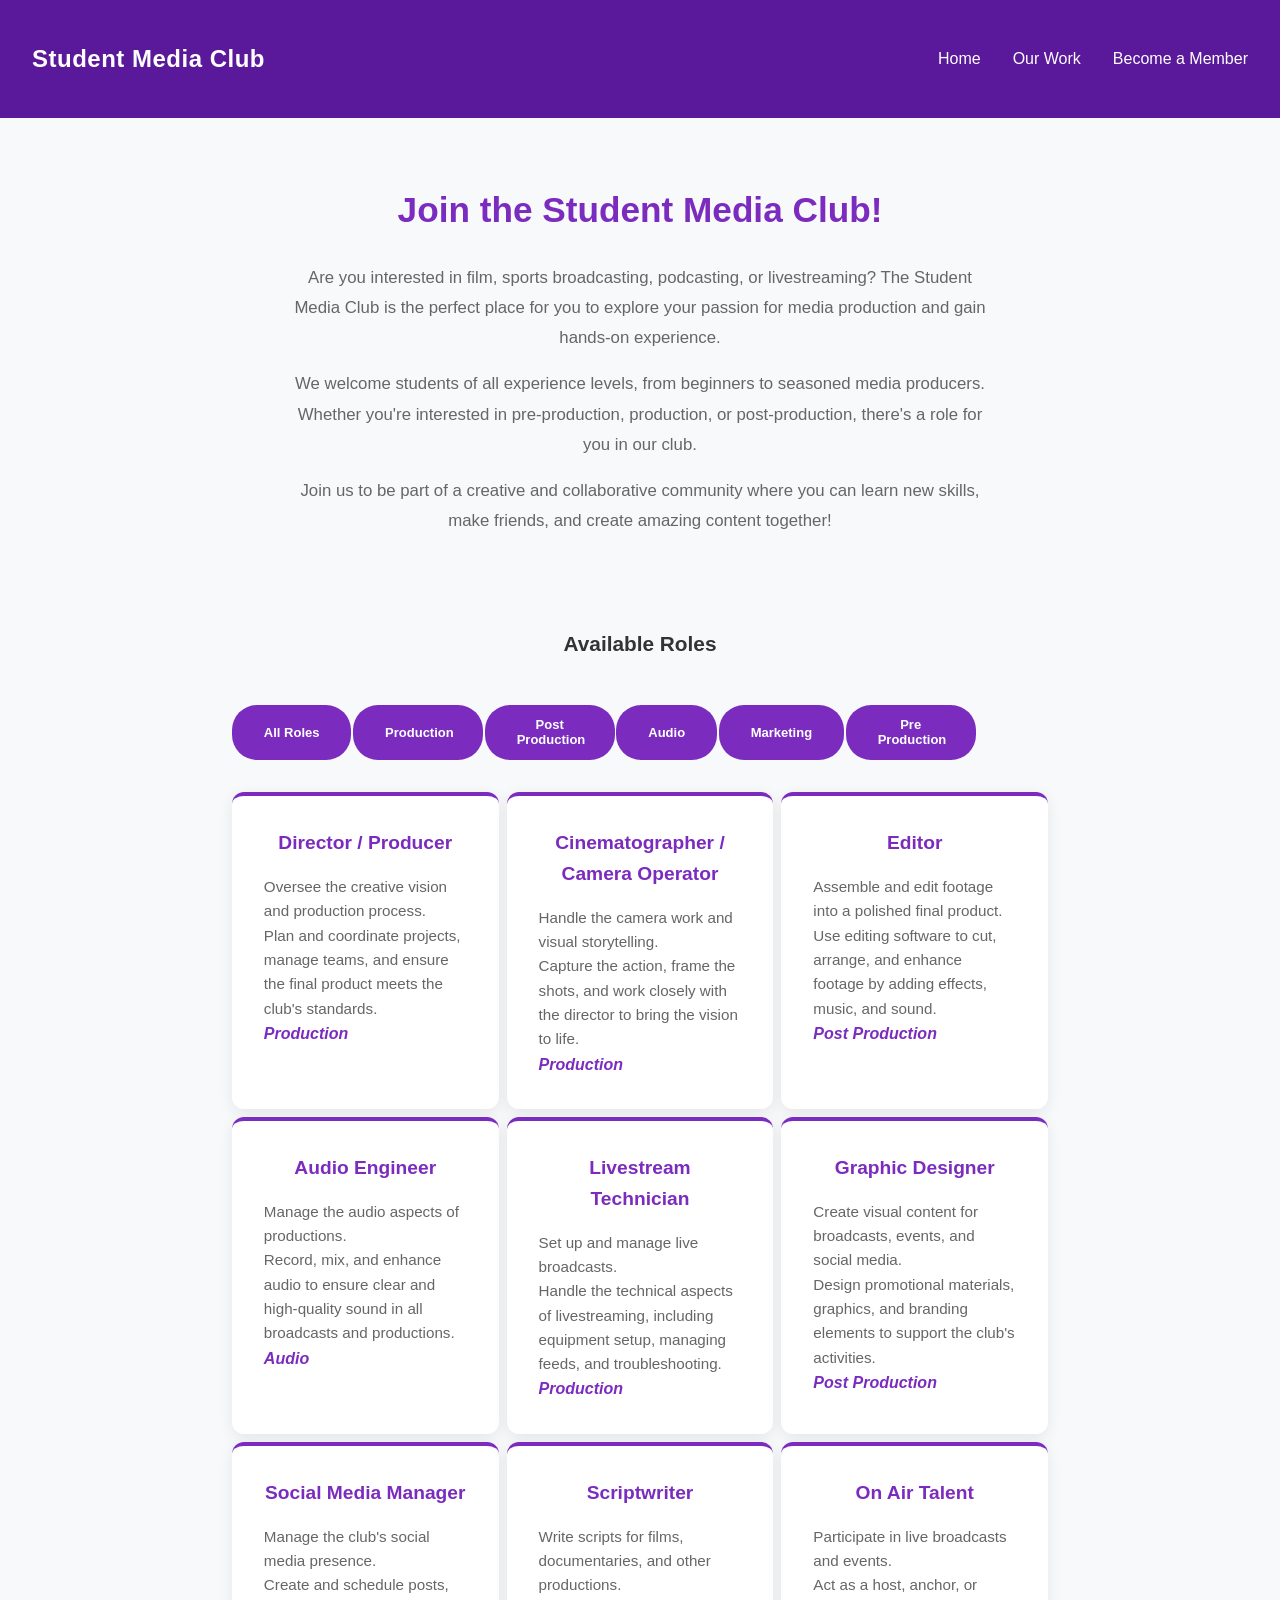
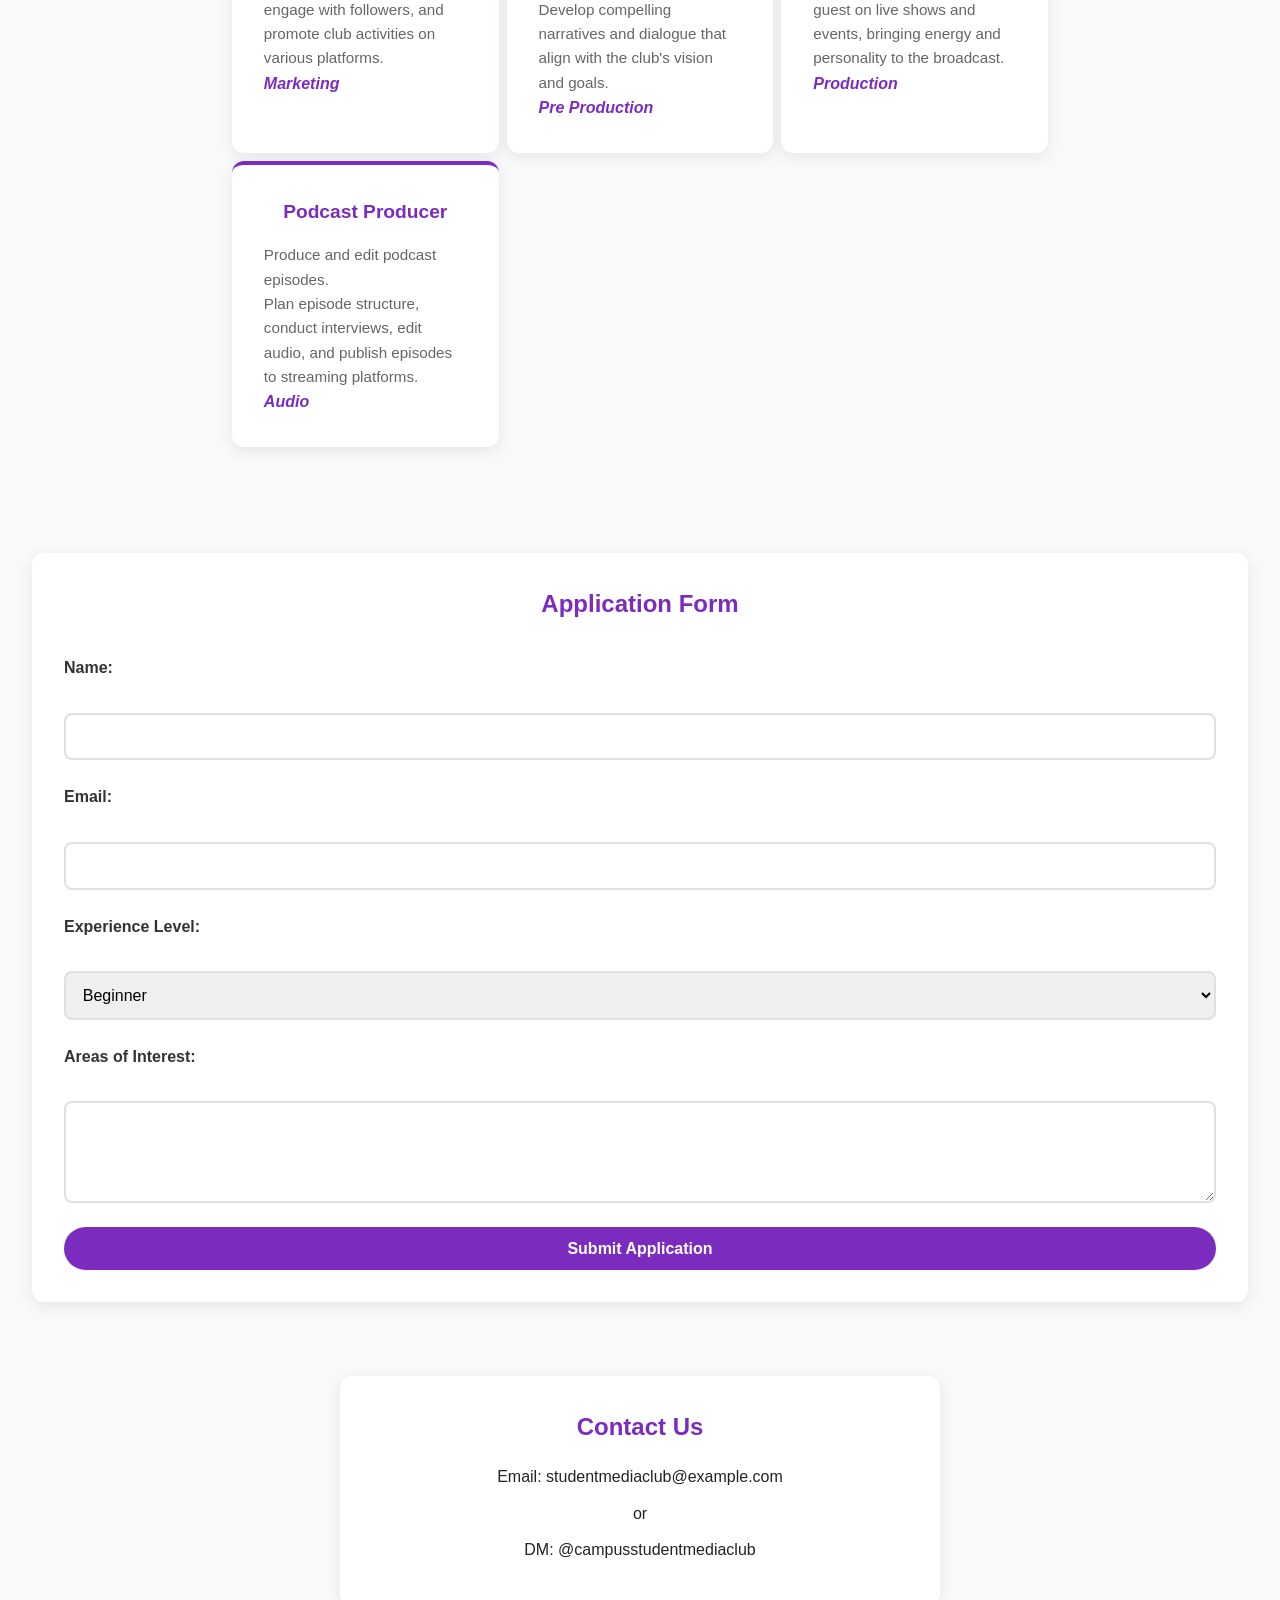
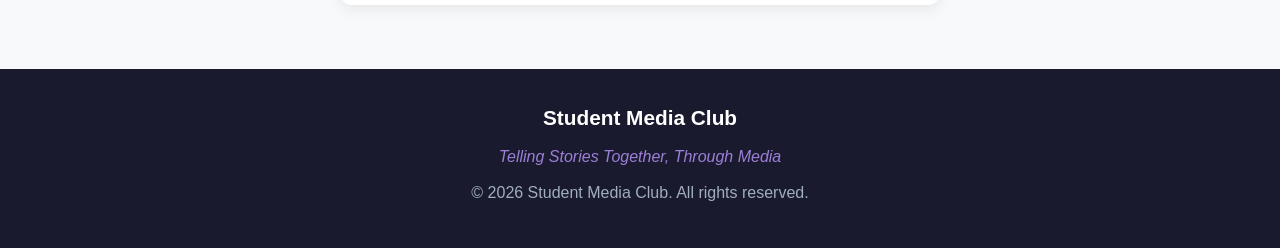
<file: recruitment.html>
<!--  AI was used, in part, to create this code. The code itself was made mostly by a human. 
All comments including this one were written by a human. -->
<!-- Form Page -->
<!DOCTYPE html>
<html lang="en-ca">

  <head>
    <meta name="viewport" content="width=device-width, initial-scale=1.0" charset="utf-8" />
    <title>Student Media Club Recruitment</title>
    <link rel="stylesheet" href="style.css" />
  </head>

  <body>
    <header>
      <div id="logo"><a href="home.html">Student Media Club</a></div>

      <!-- Hamburger Button -->
      <button class="hamburger" id="hamburger" aria-label="Toggle navigation" aria-expanded="false">
        <span class="bar"></span>
        <span class="bar"></span>
        <span class="bar"></span>
      </button>

      <nav id="nav-menu" class="nav-menu">
        <ul>
          <li><a href="home.html">Home</a></li>
          <li><a href="work.html">Our Work</a></li>
          <li><a href="recruitment.html">Become a Member</a></li>
        </ul>
      </nav>
    </header>

    <main>

      <!-- Recruitment Section -->
      <section class="recruitment">
        <h2>Join the Student Media Club!</h2>
        <p>Are you interested in film, sports broadcasting, podcasting, or livestreaming? 
          The Student Media Club is the perfect place for you to explore your passion for media production and gain hands-on experience.</p>
        <p>We welcome students of all experience levels, from beginners to seasoned media producers. 
          Whether you're interested in pre-production, production, or post-production, there's a role for you in our club.</p>
        <p>Join us to be part of a creative and collaborative community where you can learn new skills, make friends, and create amazing content together!</p>
        </section>  

        <section class="roles-section">
          <h3>Available Roles</h3>
          <div class="role-cards">
            <div class="role-filter-btns"id="role-filters"></div>
            <div id="dynamic-roles" class="available-roles"></div>
          </div>
        </section>

        <section class="application-form">
        <h3>Application Form</h3>
        <form id="application-form" action="submit_application.html" method="post">
          <label for="name">Name:</label>
          <input type="text" id="name" name="name" required />

          <label for="email">Email:</label>
          <input type="email" id="email" name="email" required />

          <label for="experience">Experience Level:</label>
          <select id="experience" name="experience">
            <option value="beginner">Beginner</option>
            <option value="intermediate">Intermediate</option>
            <option value="advanced">Advanced</option>
          </select>

          <label for="interests">Areas of Interest:</label>
          <textarea id="interests" name="interests" rows="4"></textarea>

          <button type="submit">Submit Application</button>
        </form>
      </section>

        <!-- Contact Information -->
      <section class="contact">
        <div class="contact-info">
          <h3>Contact Us</h3>
          <p>Email: studentmediaclub@example.com</p><p>or</p><p>DM: @campusstudentmediaclub</p>
        </div>
      </section>
    </main>

    <footer>
      <h3 class="logo">Student Media Club</h3>
      <p class="footer-text">Telling Stories Together, Through Media</p>
      <p>&copy; 2026 Student Media Club. All rights reserved.</p>
    </footer>
        <!-- Back to Top -->
    <button id="back-to-top">&#8593;</button>
    <script src="script.js"></script>
  </body>
</html>
</file>
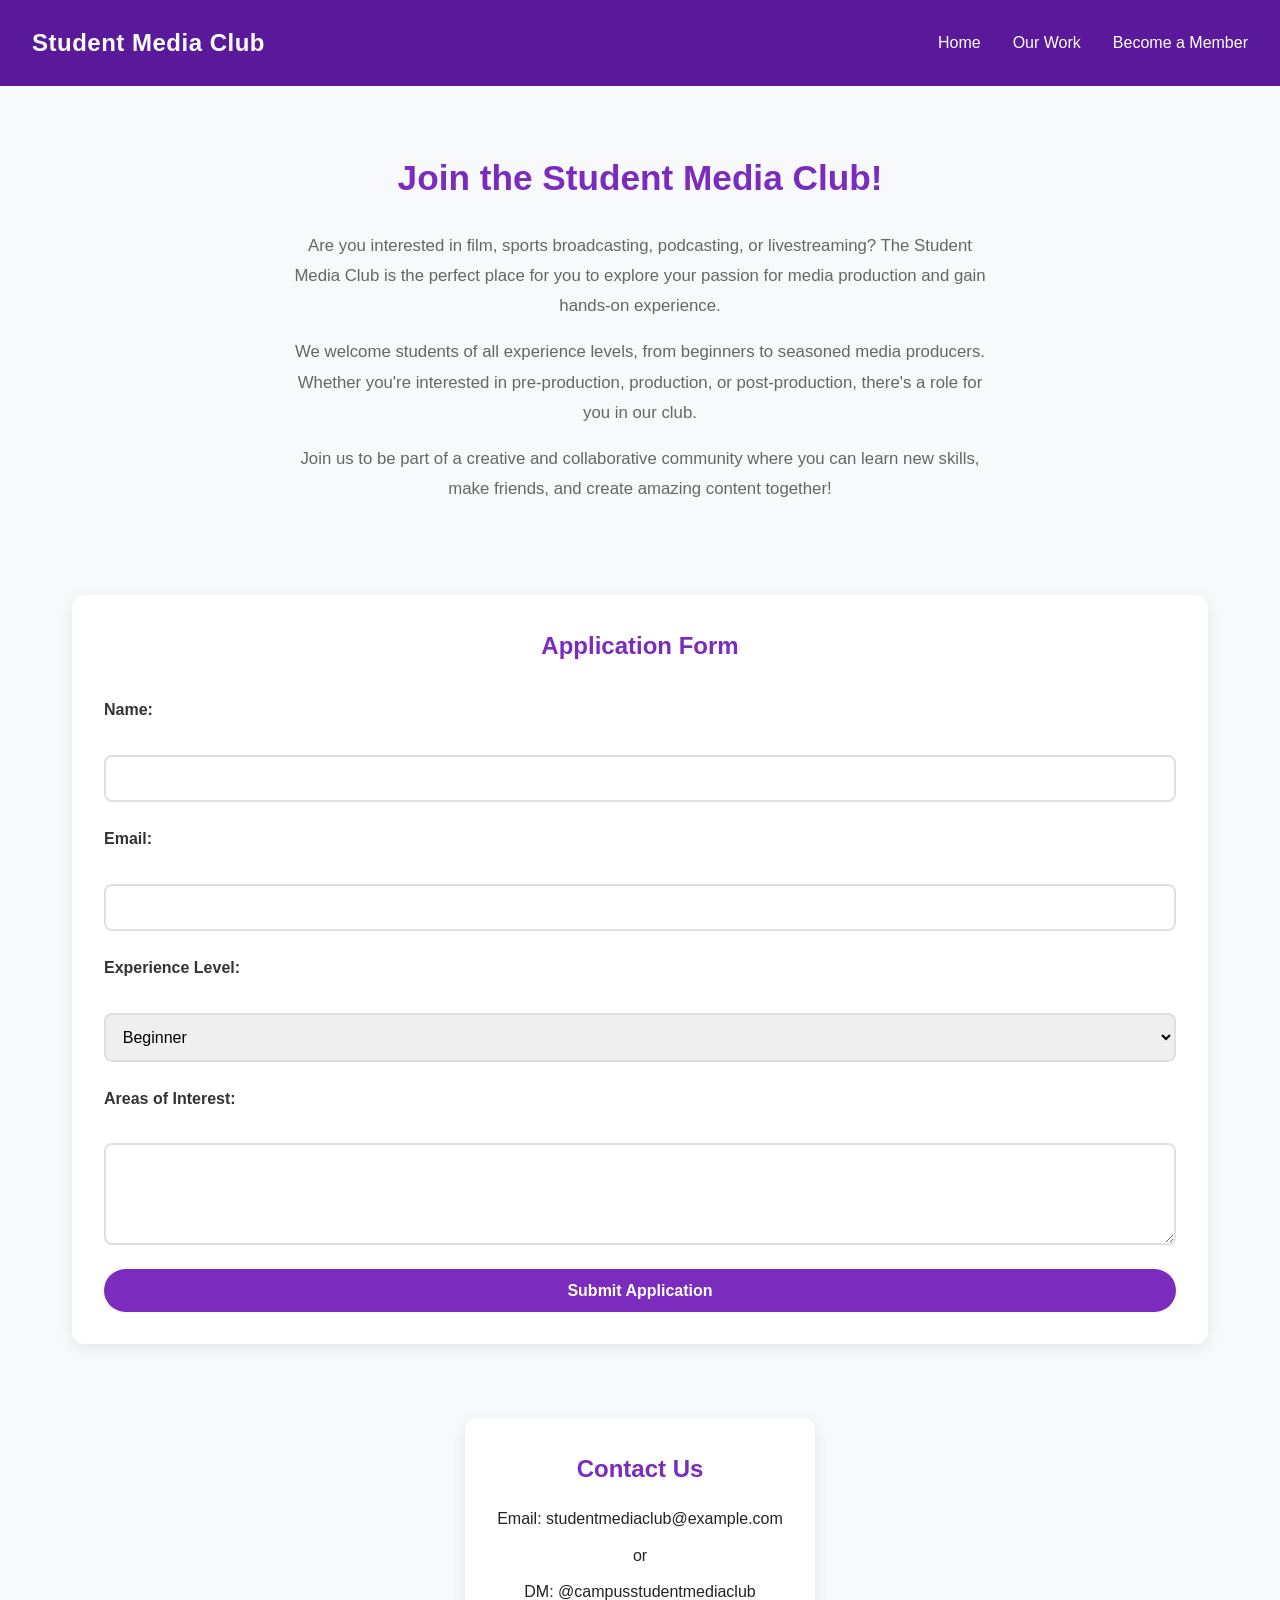
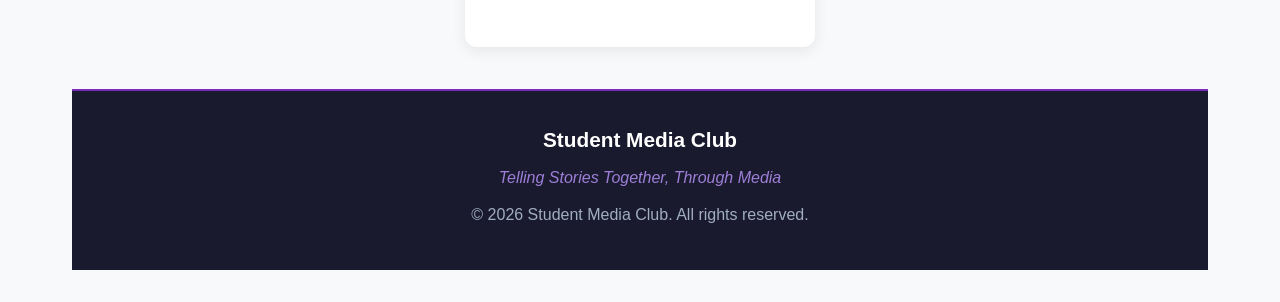
<file: folder/recruitment.html>
<!-- Form Page -->
<!DOCTYPE html>
<html lang="en-ca">

  <head>
    <meta charset="utf-8" />
    <title>Student Media Club Recruitment</title>
    <link rel="stylesheet" href="style.css" />
  </head>

  <body>
    <header>
      <div id="logo"><a href="home.html">Student Media Club</a></div>
      <nav>
        <ul>
          <li><a href="home.html">Home</a></li>
          <li><a href="work.html">Our Work</a></li>
          <li><a href="recruitment.html">Become a Member</a></li>
        </ul>
      </nav>
    </header>

    <main>

      <!-- Recruitment Section -->
      <section class="recruitment">
        <h2>Join the Student Media Club!</h2>
        <p>Are you interested in film, sports broadcasting, podcasting, or livestreaming? 
          The Student Media Club is the perfect place for you to explore your passion for media production and gain hands-on experience.</p>
        <p>We welcome students of all experience levels, from beginners to seasoned media producers. 
          Whether you're interested in pre-production, production, or post-production, there's a role for you in our club.</p>
        <p>Join us to be part of a creative and collaborative community where you can learn new skills, make friends, and create amazing content together!</p>
        </section>  

        <section class="application form">
        <h3>Application Form</h3>
        <form action="submit_application.html" method="post">
          <label for="name">Name:</label>
          <input type="text" id="name" name="name" required />

          <label for="email">Email:</label>
          <input type="email" id="email" name="email" required />

          <label for="experience">Experience Level:</label>
          <select id="experience" name="experience">
            <option value="beginner">Beginner</option>
            <option value="intermediate">Intermediate</option>
            <option value="advanced">Advanced</option>
          </select>

          <label for="interests">Areas of Interest:</label>
          <textarea id="interests" name="interests" rows="4"></textarea>

          <button type="submit">Submit Application</button>
        </form>
      </section>

        <!-- Contact Information -->
        <section class="contact">
        <div class="contact-info">
          <h3>Contact Us</h3>
          <p>Email: studentmediaclub@example.com</p><p>or</p><p>DM: @campusstudentmediaclub</p>
        </div>
      </section>

    <footer>
      <h3 class="logo">Student Media Club</h3>
      <p class="footer-text">Telling Stories Together, Through Media</p>
      <p>&copy; 2026 Student Media Club. All rights reserved.</p>
    </footer>

    </main>
  </body>
</html>
</file>
<file: style.css>
/* AI was used, in part, to create this code. The code itself was made mostly by a human. 
A human wrote this comment, but some comments were written by and/or with the help of AI*/
/* ================================================
  GLOBAL STYLES & RESET
  ================================================ */

* {
  margin: 0;
  padding: 0;
  box-sizing: border-box;
}

html {
  scroll-behavior: smooth;
  width: auto;
}

body {
  font-family: "Segoe UI", "Roboto", "Oxygen", "Ubuntu", "Cantarell", sans-serif;
  line-height: 1.6;
  color: #333;
  background-color: #f8f9fa;
  width: 100%;
  border-width: 100%;
  display: flex;
  flex-direction: column;
}

/* ================================================
  HEADER & NAVIGATION
  ================================================ */

header {
  position: sticky;
  top: 0;
  background: #5a189a;
  color: white;
  padding: 2.5rem 2rem;
  display: flex;
  justify-content: space-between;
  align-items: center;
  z-index: 1000;
}

#logo {
  font-size: 1.5rem;
  font-weight: 700;
  letter-spacing: 0.5px;
}

#logo a {
  color: white;
  text-decoration: none;
  transition: opacity 0.3s ease;
}

#logo a:hover {
  opacity: 0.8;
}

header nav ul {
  list-style: none;
  display: flex;
  gap: 2rem;
}

header nav a {
  color: white;
  text-decoration: none;
  transition: opacity 0.3s ease;
  position: relative;
}

header nav a:hover {
  opacity: 0.8;
}

header nav a::after {
  content: '';
  position: absolute;
  bottom: -8px;
  left: 0;
  width: 0;
  height: 2px;
  background-color: white;
  transition: width 0.3s ease;
}

header nav a:hover::after {
  width: 100%;
}

.hamburger { 
  display: none;
  flex-direction: column;
  gap: 5px;
  background: none;
  border: none;
  cursor: pointer;
  padding: 0.5rem;
}

.bar {
  display: block;
  width: 30px;
  height: 3px;
  background-color: white;
  border-radius: 3px;
  transition: all 0.3s ease;
}

.tab {
  display: none;
}

.tab.active {
  display: block;
}

.tab-button:hover {
  transform: scale(1.05);
  border-top: #b799d1;
}

/* ================================================
  MAIN CONTENT & LAYOUT
  ================================================ */

main {
  max-width: 1280px;
  margin: 0 auto;
  padding: 2rem;
  width: 100%;
  display: flex;
  flex-direction: column;
  gap: 10px;
  flex: 1;
  flex-grow: 1;
}

section {
  margin: 0;
  padding: 0;
}

h1 {
  font-size: 2.8rem;
  margin-bottom: 1rem;
  color: #000000;
  text-align: center;
}

h2 {
  font-size: 2.2rem;
  margin-bottom: 1rem;
  color: #2d1b4e;
}

h3 {
  font-size: 1.3rem;
  color: #333;
  margin-bottom: 0.8rem;
}

p {
  color: #232323;
  line-height: 1.8;
}

a {
  color: white;
}

/* ================================================
  HERO / WELCOME SECTION
    ================================================ */

.welcome {
  display: grid;
  grid-template-columns: 1.5fr;
  align-items: center;
  justify-content: left;
  gap: 3rem;
  width: 100%;
  min-height: 70vh;
  background: white;
  padding: 2rem;
  border-radius: 1.5rem;
}

.welcome-text {
  text-align: left;
}

.welcome-text h2 {
  font-size: 3rem;
  margin-bottom: 1.5rem;
  color: #000000;
}

.welcome-text p {
  font-size: 1.1rem;
  margin-bottom: 1.5rem;
  line-height: 1.8;
}

.buttons {
  display: flex;
  row-gap: 1rem;
  column-gap: 0.6rem;
  margin-bottom: 2rem;
  flex-wrap: wrap;
}

.button,
button {
  padding: 0.8rem 2rem;
  border: none;
  border-radius: 25px;
  font-size: 1rem;
  font-weight: 600;
  color: white;
  background: #7b2cbf;
  cursor: pointer;
  transition: all 0.3s ease;
  flex-wrap: wrap;
}


  .buttons button a {
  color: white;
  text-decoration: none;
  font-size: clamp(0.5rem, 1rem, 1.5rem);
}

button:hover {
  transform: scale(1.05);
}

button a:hover{
  color: #b799d1;
}

.little_infos {
  display: inline-block;
  width: 100%;
}

.little_info {
  /* display: inline-block; */
  width: auto;
  background: #f0ebf8;
  color: #7b2cbf;
  padding: 0.5rem 1rem;
  border-radius: 20px;
  font-size: 0.9rem;
  font-weight: 600;
  margin-bottom: 1.5rem;
  width: 100%;
  max-width: 250px;
}

.image_container {
  display: flex;
  flex-direction: column;
  justify-content: center;
  align-items: center;
}

.image_container img {
  width: 100%;
  max-width: 1000px;
  border-radius: 1.5rem;
  object-fit: cover;
}

.caption {
  display: flex;
  flex-wrap: wrap;
  justify-content: center;
  text-align: center;
  margin-top: 1.5rem;
  color: #7b2cbf;
  font-weight: 600;
  font-size: 0.95rem;
}

.quote-section {
  display: flex;
  flex-direction: column;
  background: #f0ebf8;
  padding: 2rem;
  border-radius: 12px;
  margin: 2rem 0;
}

.quote-display {
  font-style: italic;
}

.tabs {
  display: flex;
  flex-direction: column;
  width: 100%;
  align-items: center;
  padding-top: 2rem;
  background: white;
  border-radius: 1.5rem;
}

.tab-content {
  width: 100%;
}

/* ================================================
  CARDS & GRIDS
  ================================================ */

.cards {
  list-style: none;
  gap: 2rem;
  margin: 2rem 0;
  padding: 0;
}

.cards li {
  background: white;
  border-radius: 12px;
  padding: 2rem;
  box-shadow: 0 4px 15px rgba(0, 0, 0, 0.08);
  transition: all 0.3s ease;
  border: none;
  border-top: 4px solid #7b2cbf;
}

.cards li:hover {
  transform: translateY(-8px);
  box-shadow: 0 8px 25px rgba(123, 44, 191, 0.15);
}

.cards li h3 {
  color: #7b2cbf;
  margin-bottom: 1rem;
  font-size: 1.2rem;
  text-align: center;
}

.cards li p {
  color: #666;
  font-size: 0.95rem;
  line-height: 1.6;
}

/* ================================================
  WHAT WE DO - FIND YOUR ROLE
  ================================================ */

.what-we-do {
  text-align: center;
  padding: 2rem 0;
}

.find-your-role {
  text-align: center;
  padding: 2rem 0;
}

.what-we-do .cards {
  display: grid;
  grid-template-columns: repeat(2, 1fr);
}

.find-your-role .cards {
  display: grid;
  grid-template-columns: repeat(3, 1fr);
}

/* ================================================
  W-W-D - F-Y-R - B-F SECTION
  ================================================ */
.what-we-do h2,
.find-your-role h2 {
  text-align: center;
  padding: 1rem;
}


/* ================================================
  BEGINNER FRIENDLY SECTION
  ================================================ */

.beginner-friendly {
  background: linear-gradient(150deg, #7b2cbf 0%, #5a189a 100%);
  color: white;
  padding: 3rem 2rem;
  border-radius: 16px;
  text-align: center;
  margin: 2rem 0;
}

.beginner-friendly h2 {
  color: white;
  font-size: 2.2rem;
  margin-bottom: 1rem;
}

.beginner-friendly p {
  color: rgba(255, 255, 255, 0.9);
  max-width: 900px;
  margin: 0 auto 2rem;
  font-size: 1.05rem;
}

.look-here {
  background: rgba(255, 255, 255, 0.1);
  padding: 2rem;
  border-radius: 12px;
  margin: 1rem 0;
  display: inline-block;
  min-width: 200px;
  backdrop-filter: blur(10px);
}

.look-here p,
[class*="look here"] p {
  color: rgba(255, 255, 255, 0.9);
  margin: 0.5rem 0 0 0;
  font-size: 0.95rem;
}

.note {
    font-size:xx-large;
    font-weight: 700;
}

/* ================================================
  TESTIMONIALS / MEMBER REVIEWS
  ================================================ */

.testimonials {
  display: flex;
  flex-direction: column;
  align-items: center;
  padding: 2rem;
  background-color: #f0ebf8;
  border-radius: 1.5rem;
}

.cards ul.testimonials {
  list-style: none;
  display: grid;
  grid-column: auto;
  grid-template-rows: repeat(3, 1fr);
}

.cards li.testimonials {
  list-style: none;
  padding: 2rem;
  display: grid;
  flex-direction: column;
}

.testimonial-content {
  list-style: none;
  flex: 1;
  margin-bottom: 1rem;
}

.testimonial-text {
  color: #666;
  font-size: 0.95rem;
  line-height: 1.6;
  margin-bottom: 1.5rem;
}

.member-name {
  font-weight: 700;
  color: #333;
  margin: 0;
}

.member-title {
  color: #7b2cbf;
  font-size: 0.98rem;
  margin: 0;
}

/* ================================================
  GALLERY
  ================================================ */

.gallery {
  margin: 3rem 0;
}

.gallery h2 {
  text-align: center;
  margin-bottom: 2rem;
}

.image-grid {
  display: grid;
  grid-template-columns: repeat(auto-fit, minmax(250px, 1fr));
  gap: 1.5rem;
}

.image-grid img {
  width: 100%;
  height: 250px;
  object-fit: cover;
  border-radius: 12px;
  transition: all 0.3s ease;
  cursor: pointer;
}

.image-grid img:hover {
  transform: scale(1.05);
  box-shadow: 0 8px 25px rgba(123, 44, 191, 0.15);
}

/* ================================================
  PROJECTS
  ================================================ */

.project {
  margin: 2rem 0;
  padding: 2rem;
  background: white;
  border-radius: 12px;
  box-shadow: 0 4px 15px rgba(0, 0, 0, 0.08);
}

.project h3 {
  color: #7b2cbf;
  font-size: 1.5rem;
  margin-bottom: 1rem;
}

.project p {
  margin-bottom: 1.5rem;
  line-height: 1.8;
}

.project .image-grid {
  margin-top: 1.5rem;
}

/* ================================================
  JOIN US SECTION
  ================================================ */

.join-us{
  background: linear-gradient(135deg, #7b2cbf 0%, #5a189a 100%);
  color: white;
  padding: 3rem 2rem;
  border-radius: 16px;
  text-align: center;
  margin: 2rem 0;
  display: flex;
  flex-direction: column;
  justify-content: center;
  align-items: center;
}

.join-prompt {
  align-items: center;
  gap: 20px;
}

.join-us h2 {
  color: white;
  font-size: 2rem;
  margin-bottom: 1rem;
}

.join-us p {
  color: rgba(255, 255, 255, 0.9);
  margin-bottom: 1.5rem;
}

.join-us button {
  margin-top: 1rem;
}

/* ================================================
  RECRUITMENT/FORM PAGES
  ================================================ */

.recruitment {
  text-align: center;
  padding: 2rem 0;
}

.recruitment h2 {
  color: #7b2cbf;
  font-size: 2.2rem;
  margin-bottom: 1.5rem;
}

.recruitment p {
  color: #666;
  max-width: 700px;
  margin: 1rem auto;
  font-size: 1.05rem;
  line-height: 1.8;
}

.roles-section {
  display: flex;
  flex-direction: column;
  align-items: center;
  gap: 2rem;
  margin: 2rem 0;
}

.role-filter-btns {
  display: flex;
  flex: 1;
  flex-direction: row;
  gap: 0.1rem;
  width: 100%;
  max-width: 760px;
}

.filter-btn {
  width: auto;
  max-width: 130px;
  font-size: small;
}

.filter-btn:hover {
  transform: scale(1.05);
}

.available-roles .cards {
  display: grid;
  grid-template-columns: repeat(auto-fit, minmax(250px, 1fr));
  gap: 0.5rem;
}

.role-badge {
  font-style: italic;
  color: #7b2cbf;
  font-weight: 600;
}

.application-form {
  background: white;
  padding: 2rem;
  border-radius: 12px;
  box-shadow: 0 4px 15px rgba(0, 0, 0, 0.08);
  width: 100%;
  max-width: 800;
  margin: 2rem auto;
}

.application-form h3 {
  color: #7b2cbf;
  font-size: 1.5rem;
  text-align: center;
  margin-bottom: 2rem;
}

form {
  display: flex;
  flex-direction: column;
  gap: 1.5rem;
}

label {
  display: block;
  font-weight: 600;
  color: #333;
  margin-bottom: 0.5rem;
  text-align: left;
}

input,
select,
textarea {
  width: 100%;
  padding: 0.8rem;
  border: 2px solid #e0e0e0;
  border-radius: 8px;
  font-size: 1rem;
  font-family: inherit;
  transition: border-color 0.3s ease;
}

input:focus,
select:focus,
textarea:focus {
  border-color: #7b2cbf;
  outline: none;
}

form button {
  background: #7b2cbf;
  padding: 0.8rem 2rem;
}

form button:hover {
  background: #5a189a;
}
.error-field {
  border: 2px solid #dc2626;
  border-radius: 8px;
}

.error-message {
  display: block;
  color: #dc2626;
  font-size: 0.875rem;
  margin-top: 0.25rem;
}

/* ================================================
  CONTACT SECTION
  ================================================ */

.contact {
  background: white;
  padding: 2rem;
  border-radius: 12px;
  box-shadow: 0 4px 15px rgba(0, 0, 0, 0.08);
  text-align: center;
  width: 100%;
  max-width: 600px;
  margin: 2rem auto;
}

.contact h3 {
  color: #7b2cbf;
  font-size: 1.5rem;
  margin-bottom: 1rem;
}

.contact-info p {
  margin: 0.5rem 0;
}

.contact-info a {
  color: #7b2cbf;
  text-decoration: none;
  font-weight: 600;
  transition: opacity 0.3s ease;
}

.contact-info a:hover {
  opacity: 0.7;
}

/* ================================================
  FOOTER
  ================================================ */

footer {
  background-color: #1a1a2e;
  color: #a0aec0;
  padding: 2rem;
  text-align: center;
  margin-top: auto;
  border-top: auto;
}

footer .logo {
  font-size: 1.3rem;
  font-weight: 700;
  color: white;
  margin-bottom: 0.5rem;
}

footer .footer-text {
  color: #9d7fd8;
  margin-bottom: 0.5rem;
  font-style: italic;
}

footer p {
  color: #a0aec0;
  margin: 0.5rem 0;
}

footer a {
  color: #9d7fd8;
  text-decoration: none;
  transition: color 0.3s ease;
}

footer a:hover {
  color: #b799d1;
}

/* ================================================
  BACK TO TOP BUTTON
  ================================================ */

#back-to-top {
  position: fixed;
  bottom: 2rem;
  right: 2rem;
  background: #7b2cbf;
  color: white;
  width: 50px;
  height: 50px;
  font-size: 1.3rem;
  cursor: pointer;
  opacity: 0;
  visibility: hidden;
  transition: opacity 0.3s ease, visibility 0.3s ease;
  z-index: 999;
}

#back-to-top.visible {
  opacity: 1;
  visibility: visible;
}

#back-to-top:hover {
    transform: scale(1.02);
}

/* ================================================
    RESPONSIVE DESIGN
   ================================================ */

/* AI-assisted: Used VSCode GitHub Copilot to help with
  how to format responsive design for this code */

/* ================================================
  Desktop & Large Screens
   ================================================ */

@media (max-width: 1024px) {
  main {
    padding: 1.5rem;
    gap: 2.5rem;
  }

  .welcome-section {
    flex-direction: column;
    gap: 2rem;
  }

  .welcome-text h2 {
    font-size: 2.2rem;
  }

  h1 {
    font-size: 2.2rem;
  }

  h2 {
    font-size: 1.8rem;
  }
}

/* ================================================
  Tablet & Mobile Styles
   ================================================ */

@media (max-width: 768px) {
  header {
    flex-wrap: wrap;
    flex-direction: row;
    gap: 1.5rem;
    padding: 1.5rem;
  }

  header nav {
  display: flex;
  flex-direction: column;
  align-items: flex-end;
  width: 100%;
  }

  header nav ul {
    gap: 1rem;
    justify-content: center;
  }

  header nav li {
    background-color: #7b2cbf;
    border-radius: 1rem;
    padding: 0.25rem 0.5rem;
  }

  .hamburger {
    display: flex;
  }

  
  .nav-menu {
    display: none;
    gap: 1rem;
    width: 100%;
    padding: 1rem 0;
  }

  .nav-menu.open {
    display: flex;
    flex-direction: column;
    align-items: center;
  }

  main {
    padding: 1rem;
    gap: 2rem;
  }

  .welcome {
    display: grid;;
    grid-template-columns: 1fr;
    text-align: center;
  }

  .welcome-section {
    order: 2;
    flex-direction: column;
    gap: 2rem;
  }

  .image_container {
    order: 1;
  }

  #image {
    width: 100%;
    max-width: 768px;
    margin: 0 auto;
  }

  .welcome-section {
    display: flex;
    align-items: center;
    gap: 1rem;
  }

  .welcome-text h2 {
    font-size: 2rem;
  }

  .buttons {
    flex-wrap: nowrap;
    flex-direction: row;
  }

  .buttons button {
    width: 100%;
  }

  h1 {
    font-size: 1.8rem;
  }

  h2 {
    font-size: 1.5rem;
  }

  .image-grid {
    grid-template-columns: repeat(auto-fit, minmax(250px, 1fr));
    gap: 1rem;
  }

  .image-grid img {
    height: 200px;
  }

  .beginner-friendly,
  .join-us{
    padding: 2rem 1rem;
  }

  .look-here {
    display: block;
    margin: 1rem 0;
  }

  .little_infos {
    display: flex;
    flex-direction: row;
  }

  .little_info {
    display: inline-block;
    margin-bottom: 0rem;
    margin-right: 0;
  }

  .application-form {
    padding: 1.5rem;
    margin: 1.5rem auto;
  }

  .contact {
    padding: 1.5rem;
  }

  footer {
    padding: 1.5rem;
  }

  .cards .ul {
    display: grid;
    grid-template-columns: repeat(3, 1fr);
  }
}

/* ================================================
    Phones & Small Screens
   ================================================ */

@media (max-width: 480px) {
  header {
    flex-wrap: wrap;
    padding: 0.8rem;
  }

  #logo {
    font-size: 1.2rem;
  }

  header nav ul {
    gap: 0.8rem;
    font-size: 0.9rem;
  }

  main {
    padding: 0.8rem;
    gap: 1.5rem;
  }

  h1 {
    font-size: 1.5rem;
  }

  h2 {
    font-size: 1.2rem;
  }

  h3 {
    font-size: 1.1rem;
  }

  .welcome {
    padding: 1rem;
  }

  .welcome-section {
    gap: 0.5rem;
  }

  .welcome-text h2 {
    font-size: 1.8rem;
  }

  p {
    font-size: 0.95rem;
  }

  .cards li {
    padding: 1.5rem;
  }

  .buttons {
    width: auto;
    margin-bottom: 0.5rem;
  }

  .buttons button {
    padding: 0.5rem 1.5rem;
    font-size: 0.8rem;
  }

  .little_infos {
    display: flex;
    flex-direction: column;
    gap: 0.5rem;
    align-items: center;
  }

  .little_info {
    width: 100%;
    max-width: auto;
  }

  .quote-section {
    margin-top: 0.5rem;
  }

  .beginner-friendly,
  .join-us{
    padding: 1.5rem 1rem;
  }

  .tab-buttons {
    display: flex;
    flex-direction: column;
    gap: 0.25rem;
  }

  .tab-button {
    padding: 0.5rem 2rem;
  }

  .what-we-do .cards, 
  .find-your-role .cards, 
  .beginner-friendly {
    display: flex;
    flex-direction: column;
  }

  .image-grid {
    grid-template-columns: 1fr;
  }

  .role-cards {
    width: 100%;
    align-items: center;
  }

  .role-filter-btns {
    display: grid;
    grid-template-columns: repeat(3, 1fr);
    align-items: center;
    justify-items: center;
    gap: 0.25rem;
    font-weight: 100;
  }

  form {
    gap: 1rem;
  }

  input,
  select,
  textarea {
    padding: 0.7rem;
    font-size: 0.95rem;
  }

  .project {
    padding: 1.5rem;
  }
}
</file>
<file: folder/style.css>
/* AI was used, in part, to create this code. The code itself was made mostly by a human. 
A human wrote this comment, but some comments were written by and/or with the help of AI*/
/* ================================================
   GLOBAL STYLES & RESET
   ================================================ */

* {
  margin: 0;
  padding: 0;
  box-sizing: border-box;
}

html {
  scroll-behavior: smooth;
}

body {
  font-family: 'Segoe UI', Roboto, Oxygen, Ubuntu, Cantarell, sans-serif;
  line-height: 1.6;
  color: #333;
  background-color: #f8f9fa;
}

/* ================================================
   HEADER & NAVIGATION
   ================================================ */

header {
  background: #5a189a;
  color: white;
  padding: 1.5rem 2rem;
  display: flex;
  justify-content: space-between;
  align-items: center;
}

#logo {
  font-size: 1.5rem;
  font-weight: 700;
  letter-spacing: 0.5px;
}

#logo a {
  color: white;
  text-decoration: none;
  transition: opacity 0.3s ease;
}

#logo a:hover {
  opacity: 0.8;
}

header nav ul {
  list-style: none;
  display: flex;
  gap: 2rem;
}

header nav a {
  color: white;
  text-decoration: none;
  transition: opacity 0.3s ease;
  position: relative;
}

header nav a:hover {
  opacity: 0.8;
}

header nav a::after {
  content: '';
  position: absolute;
  bottom: -8px;
  left: 0;
  width: 0;
  height: 2px;
  background-color: white;
  transition: width 0.3s ease;
}

header nav a:hover::after {
  width: 100%;
}

.hamburger { 
  display: none;
  flex-direction: column;
  gap: 5px;
  background: none;
  border: none;
  cursor: pointer;
  padding: 0.5rem;
}

.bar {
  display: block;
  width: 25px;
  height: 3px;
  background-color: white;
  border-radius: 3px;
  transition: all 0.3s ease;
}

.tab {
  display: none;
}

.tab.active {
  display: block;
}

/* ================================================
   MAIN CONTENT & LAYOUT
   ================================================ */

main {
  max-width: 1200px;
  margin: 0 auto;
  padding: 2rem;
  width: 100%;
  display: flex;
  flex-direction: column;
  gap: 10px;
  flex: 1;
}

section {
  margin: 0;
  padding: 0;
}

h1 {
  font-size: 2.8rem;
  margin-bottom: 1rem;
  color: #000000;
  text-align: center;
}

h2 {
  font-size: 2.2rem;
  margin-bottom: 1rem;
  color: #2d1b4e;
}

h3 {
  font-size: 1.3rem;
  color: #333;
  margin-bottom: 0.8rem;
}

p {
  color: #232323;
  line-height: 1.8;
}

/* ================================================
   HERO / WELCOME SECTION
   ================================================ */

.welcome {
  display: grid;
  grid-template-columns: 1fr 1fr;
  align-items: center;
  justify-content: left;
  gap: 3rem;
  width: 100%;
  min-height: 70vh;
  background: white;
  padding: 2rem;
  border-radius: 1.5rem;
}

.welcome-text {
  text-align: left;
}

.welcome-text h2 {
  font-size: 3rem;
  margin-bottom: 1.5rem;
  color: #000000;
}

.welcome-text p {
  font-size: 1.1rem;
  margin-bottom: 1.5rem;
  line-height: 1.8;
}

.buttons {
  display: flex;
  gap: 1rem;
  margin-bottom: 2rem;
  flex-wrap: wrap;  
}

.buttons button,
button {
  padding: 0.8rem 2rem;
  border: none;
  border-radius: 25px;
  font-size: 1rem;
  font-weight: 600;
  color: white;
  background: #7b2cbf;
  cursor: pointer;
  transition: all 0.3s ease;
}

.little_info {
  display: inline-block;
  background: #f0ebf8;
  color: #7b2cbf;
  padding: 0.5rem 1rem;
  border-radius: 20px;
  font-size: 0.9rem;
  font-weight: 600;
  margin-bottom: 1.5rem;
}

.image_container {
  position: relative;
  display: flex;
  flex-direction: column;
  justify-content: flex-end;
}


.image_container img {
  width: 100%;
  max-width: 520px;
  border-radius: 1.5rem;
  object-fit: cover;
}

.caption {
  display: flex;
  flex-wrap: wrap;
  justify-content: center;
  text-align: center;
  margin-top: 1.5rem;
  color: #7b2cbf;
  font-weight: 600;
  font-size: 0.95rem;
}

.quote-section {
  display: flex;
  flex-direction: column;
  background: #f0ebf8;
  padding: 2rem;
  border-radius: 12px;
  margin: 2rem 0;
}

.quote-display {
  font-style: italic;
}

/* ================================================
   CARDS & GRIDS
   ================================================ */

.cards {
  list-style: none;
  gap: 2rem;
  margin: 2rem 0;
  padding: 0;
}

.cards li {
  background: white;
  border-radius: 12px;
  padding: 2rem;
  box-shadow: 0 4px 15px rgba(0, 0, 0, 0.08);
  transition: all 0.3s ease;
  border: none;
  border-top: 4px solid #7b2cbf;
}

.cards li:hover {
  transform: translateY(-8px);
  box-shadow: 0 8px 25px rgba(123, 44, 191, 0.15);
}

.cards li h3 {
  color: #7b2cbf;
  margin-bottom: 1rem;
  font-size: 1.2rem;
  text-align: center;
}

.cards li p {
  color: #666;
  font-size: 0.95rem;
  line-height: 1.6;
}

/* ================================================
   WHAT WE DO SECTION
   ================================================ */

.what-we-do {
  text-align: center;
  padding: 2rem 0;
}

.cards ul.what-we-do {
  list-style: none;
  display: grid;
  grid-template-columns: repeat(2, 1fr);
}

.find-your-role {
  text-align: center;
  padding: 2rem 0;
  flex: 1;
}

.find-your-role .cards {
  display: grid;
    grid-template-columns: repeat(3, 1fr);
}

.join-us {
  text-align: center;
  padding: 2rem 0;
}

.what-we-do h2,
.find-your-role h2,
.join-us h2 {
  text-align: center;
  padding: 2rem;
}

.what-we-do p {
  text-align: center;
  max-width: 900px;
  margin: 0 auto 2rem;
  font-size: 1.05rem;
  width: 100%;
}

/* ================================================
   FIND YOUR ROLE SECTION
   ================================================ */

.find.your.role,
[class*="find your role"] {
  text-align: center;
  padding: 2rem 0;
}

.find.your.role h2,
[class*="find your role"] h2 {
  text-align: center;
}

.find.your.role p,
[class*="find your role"] p {
  text-align: center;
  max-width: 900px;
  margin: 0 auto 2rem;
}

[class*="find your role"] .cards li {
  display: flex;
  flex-direction: column;
  align-items: center;
  text-align: center;
}

[class*="find your role"] .cards li h3 {
  margin-bottom: 0.5rem;
}

/* ================================================
   BEGINNER FRIENDLY SECTION
   ================================================ */

.beginner-friendly {
  background: linear-gradient(150deg, #7b2cbf 0%, #5a189a 100%);
  color: white;
  padding: 3rem 2rem;
  border-radius: 16px;
  text-align: center;
  margin: 2rem 0;
}

.beginner-friendly h2 {
  color: white;
  font-size: 2.2rem;
  margin-bottom: 1rem;
}

.beginner-friendly p {
  color: rgba(255, 255, 255, 0.9);
  max-width: 900px;
  margin: 0 auto 2rem;
  font-size: 1.05rem;
}

.look.here,
[class*="look here"] {
  background: rgba(255, 255, 255, 0.1);
  padding: 2rem;
  border-radius: 12px;
  margin: 1rem 0;
  display: inline-block;
  min-width: 200px;
  backdrop-filter: blur(10px);
}

.look.here p,
[class*="look here"] p {
  color: rgba(255, 255, 255, 0.9);
  margin: 0.5rem 0 0 0;
  font-size: 0.95rem;
}

.note {
    font-size:xx-large;
    font-weight: 700;
}

/* ================================================
   TESTIMONIALS / MEMBER REVIEWS
   ================================================ */

.cards ul.testimonial {
  list-style: none;
  display: grid;
  grid-column: auto;
  grid-template-rows: repeat(3, 1fr);
}

.cards li.testimonial {
  list-style: none;
  padding: 2rem;
  display: grid;
  flex-direction: column;
}

.testimonial-content {
  list-style: none;
  flex: 1;
  margin-bottom: 1rem;
}

.testimonial-text {
  color: #666;
  font-size: 0.95rem;
  line-height: 1.6;
  margin-bottom: 1.5rem;
}


.member-name {
  font-weight: 700;
  color: #333;
  margin: 0;
}

.member-title {
  color: #7b2cbf;
  font-size: 0.98rem;
  margin: 0;
}

/* ================================================
   GALLERY
   ================================================ */

.gallery {
  margin: 3rem 0;
}

.gallery h2 {
  text-align: center;
  margin-bottom: 2rem;
}

.image-grid {
  display: grid;
  grid-template-columns: repeat(auto-fit, minmax(250px, 1fr));
  gap: 1.5rem;
}

.image-grid img {
  width: 100%;
  height: 250px;
  object-fit: cover;
  border-radius: 12px;
  transition: all 0.3s ease;
  cursor: pointer;
}

.image-grid img:hover {
  transform: scale(1.05);
  box-shadow: 0 8px 25px rgba(123, 44, 191, 0.15);
}

/* ================================================
   PROJECTS
   ================================================ */

.project {
  margin: 2rem 0;
  padding: 2rem;
  background: white;
  border-radius: 12px;
  box-shadow: 0 4px 15px rgba(0, 0, 0, 0.08);
}

.project h3 {
  color: #7b2cbf;
  font-size: 1.5rem;
  margin-bottom: 1rem;
}

.project p {
  margin-bottom: 1.5rem;
  line-height: 1.8;
}

.project .image-grid {
  margin-top: 1.5rem;
}

/* ================================================
   JOIN US SECTION
   ================================================ */

.join.us,
[class*="join us"] {
  background: linear-gradient(135deg, #7b2cbf 0%, #5a189a 100%);
  color: white;
  padding: 3rem 2rem;
  border-radius: 16px;
  text-align: center;
  margin: 2rem 0;
  display: flex;
  flex-direction: row;
  justify-content: center;
  align-items: center;
}

.join-prompt {
  display: flex;
  flex-direction: column;
  align-items: center;
  gap: 20px;
}

.join.us h2,
[class*="join us"] h2 {
  color: white;
  font-size: 2rem;
  margin-bottom: 1rem;
}

.join.us p,
[class*="join us"] p {
  color: rgba(255, 255, 255, 0.9);
  margin-bottom: 1.5rem;
}

[class*="join us"] button {
  display: flex;
  margin-top: 1rem;
}

/* ================================================
   RECRUITMENT/FORM PAGES
   ================================================ */

.recruitment {
  text-align: center;
  padding: 2rem 0;
}

.recruitment h2 {
  color: #7b2cbf;
  font-size: 2.2rem;
  margin-bottom: 1.5rem;
}

.recruitment p {
  color: #666;
  max-width: 700px;
  margin: 1rem auto;
  font-size: 1.05rem;
  line-height: 1.8;
}

.application.form,
[class*="application form"] {
  background: white;
  padding: 2rem;
  border-radius: 12px;
  box-shadow: 0 4px 15px rgba(0, 0, 0, 0.08);
  width: 100%;
  max-width: 800;
  margin: 2rem auto;
}

.application.form h3,
[class*="application form"] h3 {
  color: #7b2cbf;
  font-size: 1.5rem;
  text-align: center;
  margin-bottom: 2rem;
}

form {
  display: flex;
  flex-direction: column;
  gap: 1.5rem;
}

label {
  display: block;
  font-weight: 600;
  color: #333;
  margin-bottom: 0.5rem;
  text-align: left;
}

input,
select,
textarea {
  width: 100%;
  padding: 0.8rem;
  border: 2px solid #e0e0e0;
  border-radius: 8px;
  font-size: 1rem;
  font-family: inherit;
  transition: border-color 0.3s ease;
}

input:focus,
select:focus,
textarea:focus {
  border-color: #7b2cbf;
  outline: none;
}

form button {
  background: #7b2cbf;
  padding: 0.8rem 2rem;
}

form button:hover {
  background: #5a189a;
}

/* ================================================
   CONTACT SECTION
   ================================================ */

.contact {
  background: white;
  padding: 2rem;
  border-radius: 12px;
  box-shadow: 0 4px 15px rgba(0, 0, 0, 0.08);
  text-align: center;
  max-width: 600px;
  margin: 2rem auto;
}

.contact h3 {
  color: #7b2cbf;
  font-size: 1.5rem;
  margin-bottom: 1rem;
}

.contact-info p {
  margin: 0.5rem 0;
}

.contact-info a {
  color: #7b2cbf;
  text-decoration: none;
  font-weight: 600;
  transition: opacity 0.3s ease;
}

.contact-info a:hover {
  opacity: 0.7;
}

/* ================================================
   FOOTER
   ================================================ */

footer {
  background-color: #1a1a2e;
  color: #a0aec0;
  padding: 2rem;
  text-align: center;
  margin-top: auto;
  border-top: 2px solid #7b2cbf;
}

footer .logo {
  font-size: 1.3rem;
  font-weight: 700;
  color: white;
  margin-bottom: 0.5rem;
}

footer .footer-text {
  color: #9d7fd8;
  margin-bottom: 0.5rem;
  font-style: italic;
}

footer p {
  color: #a0aec0;
  margin: 0.5rem 0;
}

footer a {
  color: #9d7fd8;
  text-decoration: none;
  transition: color 0.3s ease;
}

footer a:hover {
  color: #b799d1;
}

/* ================================================
   BACK TO TOP BUTTON
   ================================================ */

#back-to-top {
  position: fixed;
  bottom: 2rem;
  right: 2rem;
  background: #7b2cbf;
  color: white;
  border: none;
  border-radius: 50%;
  width: 48px;
  height: 48px;
  font-size: 1.3rem;
  cursor: pointer;
  opacity: 0;
  visibility: hidden;
  transition: opacity 0.3s ease, visibility 0.3s ease;
  z-index: 999;
}

#back-to-top.visible {
  opacity: 1;
  visibility: visible;
}

#back-to-top:hover {
  background: #5a189a;
}

/* ================================================
   RESPONSIVE DESIGN
   ================================================ */

 /* AI-assisted: Used VSCode GitHub Copilot to help with this code */

@media (max-width: 1024px) {
  main {
    padding: 1.5rem;
    gap: 2.5rem;
  }

  .welcome-section {
    flex-direction: column;
    gap: 2rem;
  }

  .welcome-text h2 {
    font-size: 2.2rem;
  }

  h1 {
    font-size: 2.2rem;
  }

  h2 {
    font-size: 1.8rem;
  }
}

@media (max-width: 768px) {
  header {
    flex-wrap: wrap;
    flex-direction: column;
    gap: 1.5rem;
    padding: 1rem;
  }

  header nav {
  display: flex;
  flex-direction: column;
  align-items: flex-end;
  width: 100%;
  }

  header nav ul {
    gap: 1rem;
    justify-content: center;
  }

  main {
    padding: 1rem;
    gap: 2rem;
  }

  .welcome-section {
    flex-direction: column;
    gap: 2rem;
  }

  .welcome-text h2 {
    font-size: 2rem;
  }

  .buttons {
    flex-direction: column;
    width: 100%;
  }

  .buttons button {
    width: 100%;
  }

  h1 {
    font-size: 1.8rem;
  }

  h2 {
    font-size: 1.5rem;
  }

  .cards {
    grid-template-columns: 1fr;
    gap: 1.5rem;
  }

  .image-grid {
    grid-template-columns: 1fr;
    gap: 1rem;
  }

  .image-grid img {
    height: 200px;
  }

  .beginner-friendly,
  .join.us,
  [class*="join us"] {
    padding: 2rem 1rem;
  }

  .look.here,
  [class*="look here"] {
    display: block;
    margin: 1rem 0;
  }

  .little_info {
    display: block;
    margin-bottom: 0.5rem;
    margin-right: 0;
  }

  .application.form,
  [class*="application form"] {
    padding: 1.5rem;
    margin: 1.5rem auto;
  }

  .contact {
    padding: 1.5rem;
  }

  footer {
    padding: 1.5rem;
  }

  .hamburger {
    display: flex;
  }

  .nav-menu {
    display: none;
    flex-direction: column;
    gap: 1rem;
    width: 100%;
    padding: 1rem 0;
  }

  .nav-menu.open {
    display: flex;
  }
}

@media (max-width: 480px) {
  header {
    flex-wrap: wrap;
    padding: 0.8rem;
  }

  #logo {
    font-size: 1.2rem;
  }

  header nav ul {
    gap: 0.8rem;
    font-size: 0.9rem;
  }

  main {
    padding: 0.8rem;
    gap: 1.5rem;
  }

  h1 {
    font-size: 1.5rem;
  }

  h2 {
    font-size: 1.3rem;
  }

  h3 {
    font-size: 1.1rem;
  }

  .welcome-text h2 {
    font-size: 1.8rem;
  }

  p {
    font-size: 0.95rem;
  }

  .cards li {
    padding: 1.5rem;
  }

  .buttons button {
    padding: 0.7rem 1.5rem;
    font-size: 0.9rem;
  }

  .beginner-friendly,
  .join.us,
  [class*="join us"] {
    padding: 1.5rem 1rem;
  }

  .image-grid {
    grid-template-columns: 1fr;
  }

  form {
    gap: 1rem;
  }

  input,
  select,
  textarea {
    padding: 0.7rem;
    font-size: 0.95rem;
  }

  .project {
    padding: 1.5rem;
  }
}
</file>
